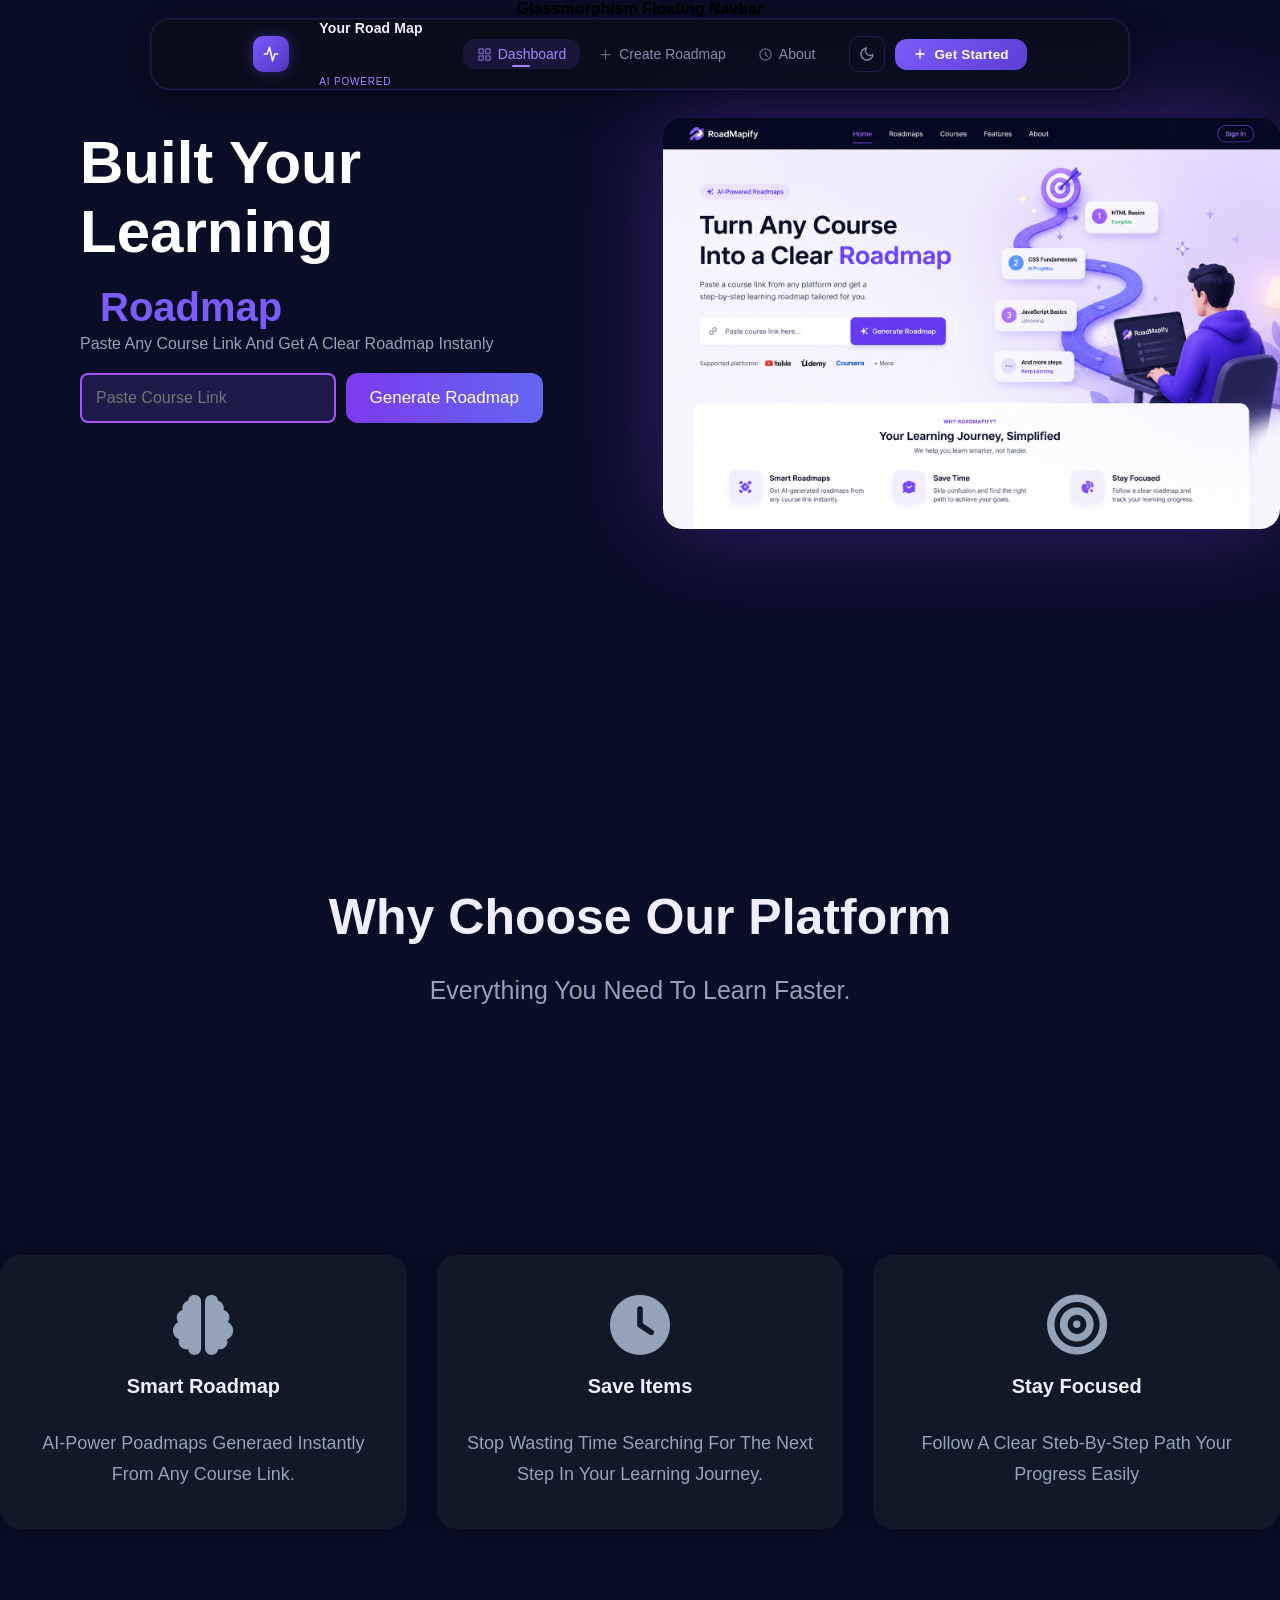
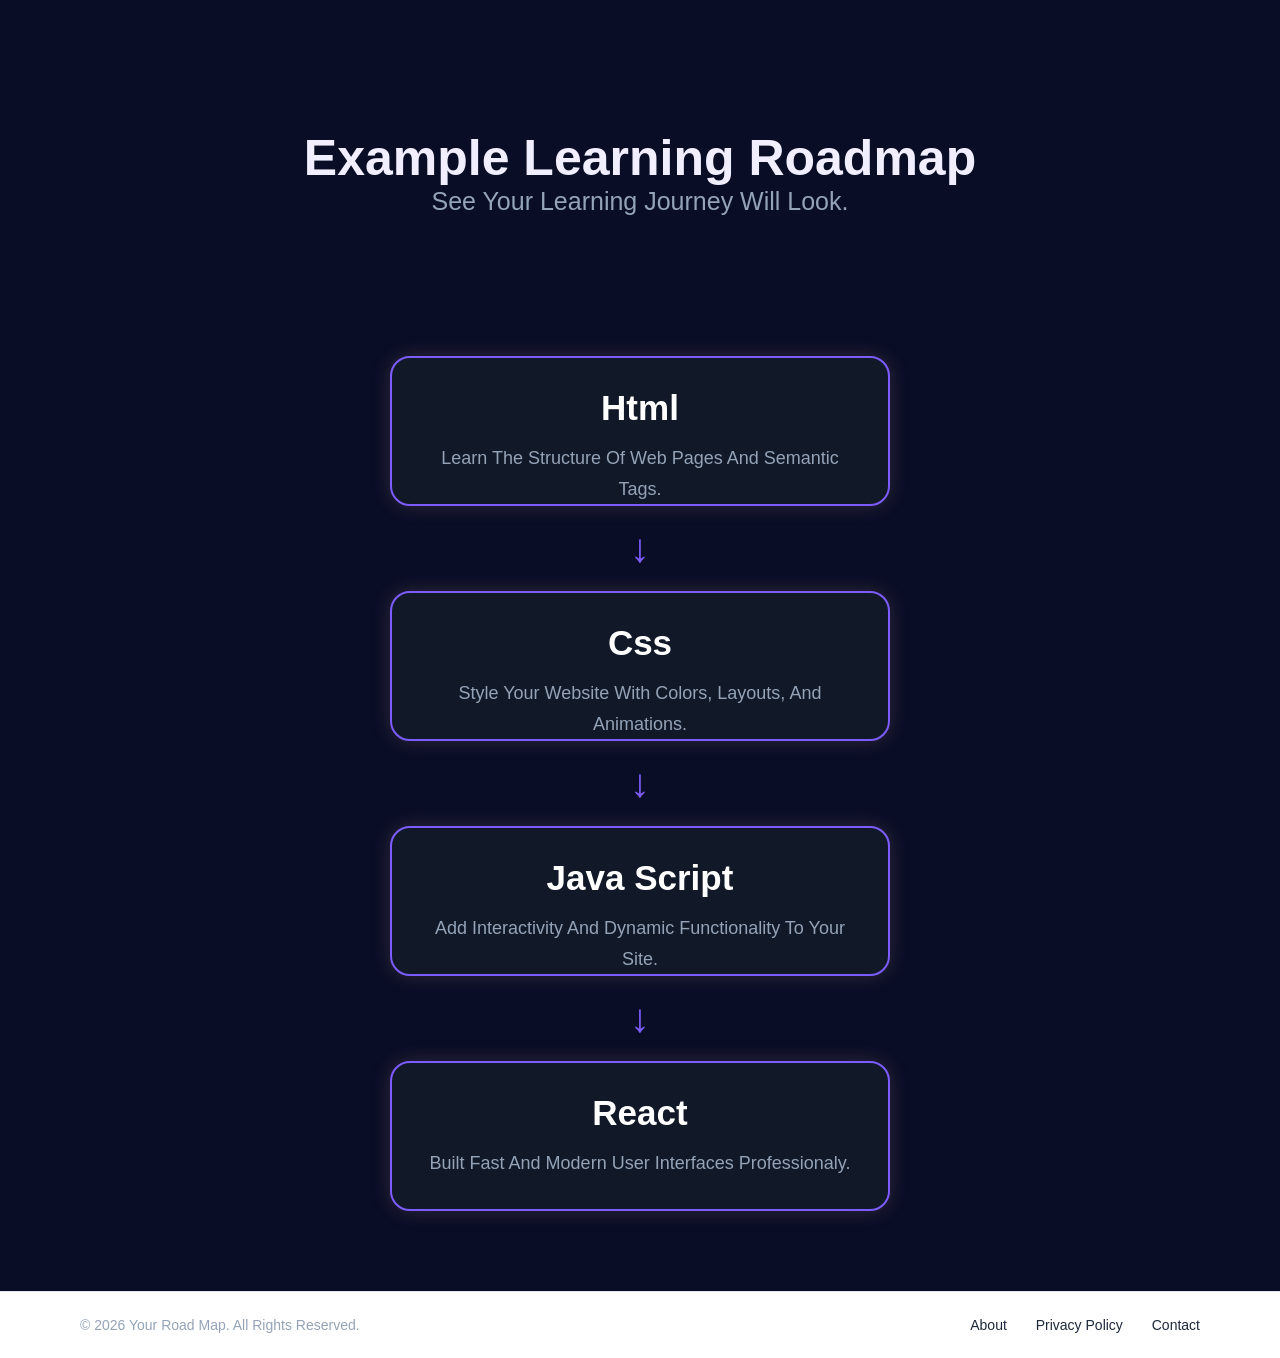
<file: index.html>
<!DOCTYPE html>
<html lang="en">

<head>
    <meta charset="UTF-8">
    <meta name="viewport" content="width=device-width, initial-scale=1.0">
    <title>Document</title>
    <link rel="stylesheet" href="roodmap.css">
    <link rel="stylesheet" href="https://cdnjs.cloudflare.com/ajax/libs/font-awesome/6.5.1/css/all.min.css">
</head>

<body>
    <nav>
        <a href="#" class="logo">
            <div class="logo-icon">
                <svg viewBox="0 0 24 24">
                    <path d="M3 12h4l3-9 4 18 3-9h4" />
                </svg>
            </div>
            <div class="logo-text">
                <span>Your Road Map</span>
                <span>AI Powered</span>
            </div>
        </a>

        <ul class="nav-links">
            <li>
                <a href="#" class="active">
                    <svg viewBox="0 0 24 24">
                        <rect x="3" y="3" width="7" height="7" rx="1" />
                        <rect x="14" y="3" width="7" height="7" rx="1" />
                        <rect x="3" y="14" width="7" height="7" rx="1" />
                        <rect x="14" y="14" width="7" height="7" rx="1" />
                    </svg>
                    Dashboard
                </a>
            </li>
            <li>
                <a href="#">
                    <svg viewBox="0 0 24 24">
                        <path d="M12 5v14M5 12h14" />
                    </svg>
                    Create Roadmap
                </a>
            </li>
            <li>
                <a href="#">
                    <svg viewBox="0 0 24 24">
                        <circle cx="12" cy="12" r="9" />
                        <path d="M12 8v4l3 3" />
                    </svg>
                    About
                </a>
            </li>
        </ul>
        <div class="nav-right">
            <button class="theme-btn" title="Toggle theme">
                <svg viewBox="0 0 24 24">
                    <path d="M21 12.79A9 9 0 1 1 11.21 3 7 7 0 0 0 21 12.79z" />
                </svg>
            </button>
            <a href="#" class="cta-btn">
                <svg viewBox="0 0 24 24">
                    <path d="M12 5v14M5 12h14" />
                </svg>
                Get Started
            </a>
        </div>
    </nav>
    <!-- hero section start  -->
    <div class="labal-box">
        <strong>Glassmorphism floating navbar</strong>
    </div>
    <section class="hero">
        <div class="hero-section">
            <div class="left">
                <h1>Built Your Learning <span>Roadmap</span></h1>
                <p>paste any course link and get a clear roadmap instanly</p>
                <div class="hero-input-group">
                    <input type="text" class="course-link" placeholder="paste course link">
                    <button class="course-botton">Generate Roadmap</button>
                </div>

            </div>
            <div class="right">
                <img src="ChatGPT Image 11 مايو 2026، 04_30_41 م.png" alt="Error">
            </div>
        </div>
    </section>
    <!-- hero section end -->

    <!-- section features start -->
    <section class="features">
        <div class="main-features">
            <h2>why choose our platform</h2>
            <p>Everything you need to learn faster.</p>
        </div>
        <div class="container-cart">
            <div class="cart">
                <i class="fa-solid fa-brain"></i>
                <h3>Smart Roadmap</h3>
                <p>AI-power poadmaps generaed instantly from any course link.</p>
            </div>
            <div class="cart">
                <i class="fa-solid fa-clock"></i>
                <h3>save items</h3>
                <p>stop wasting time searching for the next step in your learning journey.</p>
            </div>
            <div class="cart">
                <i class="fa-solid fa-bullseye"></i>

                <h3>stay focused</h3>
                <p>Follow a clear steb-by-step path your progress easily</p>
            </div>
        </div>

    </section>
    <!-- section feature end -->

    <!-- preview section start -->
    <section class="roadmap">
        <h2>Example Learning Roadmap</h2>
        <p>See your learning journey will look.</p>
        <div class="steps">
            <div class="step">
                <h3>Html</h3>
                <p>Learn the structure of web pages and semantic tags.</p>
            </div>
            <span>↓</span>
            <div class="step">
                <h3>Css</h3>
                <p>Style your website with colors, layouts, and animations.</p>
            </div>
            <span>↓</span>
            <div class="step">
                <h3>Java script</h3>
                <p>Add interactivity and dynamic functionality to your site.</p>
            </div>
            <span>↓</span>
            <div class="step">
                <h3>React</h3>
                <p>Built fast and modern user interfaces professionaly.</p>
            </div>
        </div>

    </section>
    <footer class="main-footer">
        <div class="footer-content">
            <p>&copy; 2026 Your Road Map. All rights reserved.</p>

            <div class="footer-links">
                <a href="#">About</a>
                <a href="#">Privacy Policy</a>
                <a href="#">Contact</a>
            </div>
        </div>
    </footer>

</body>

</html>
</file>
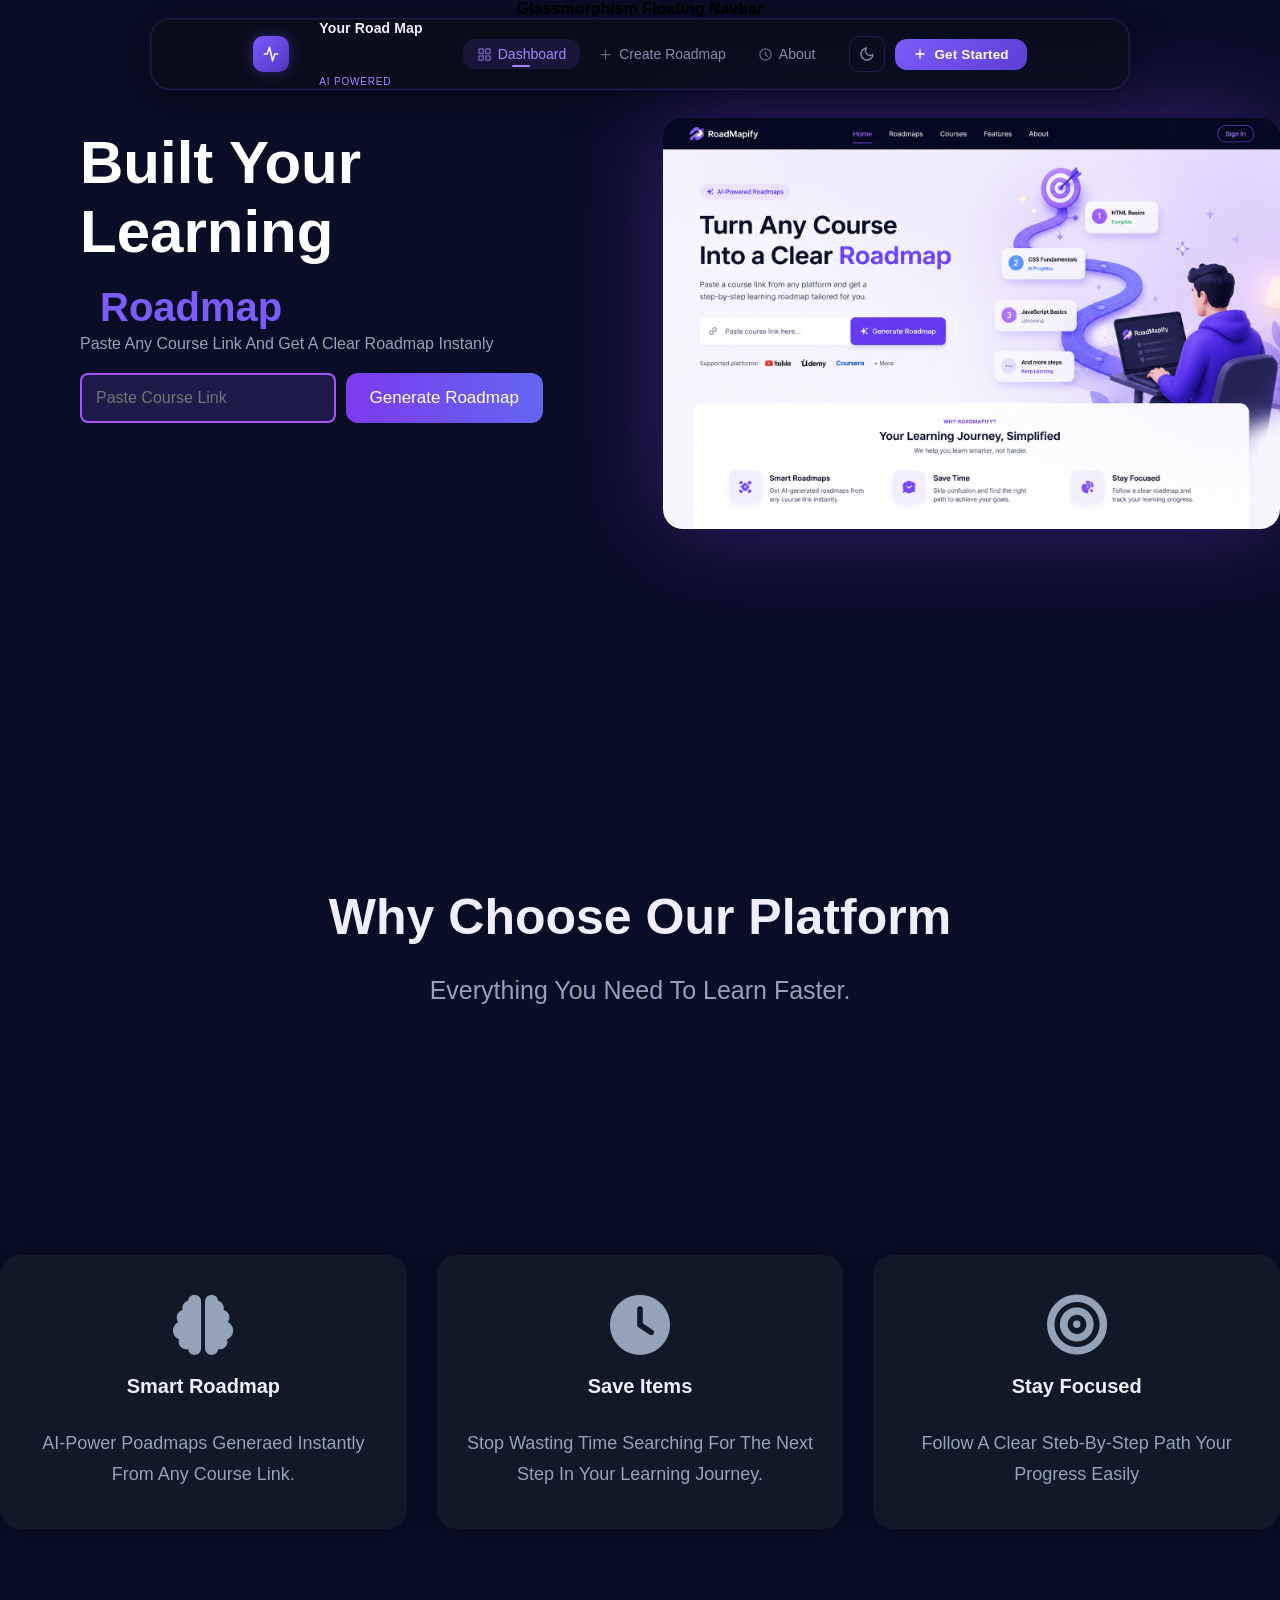
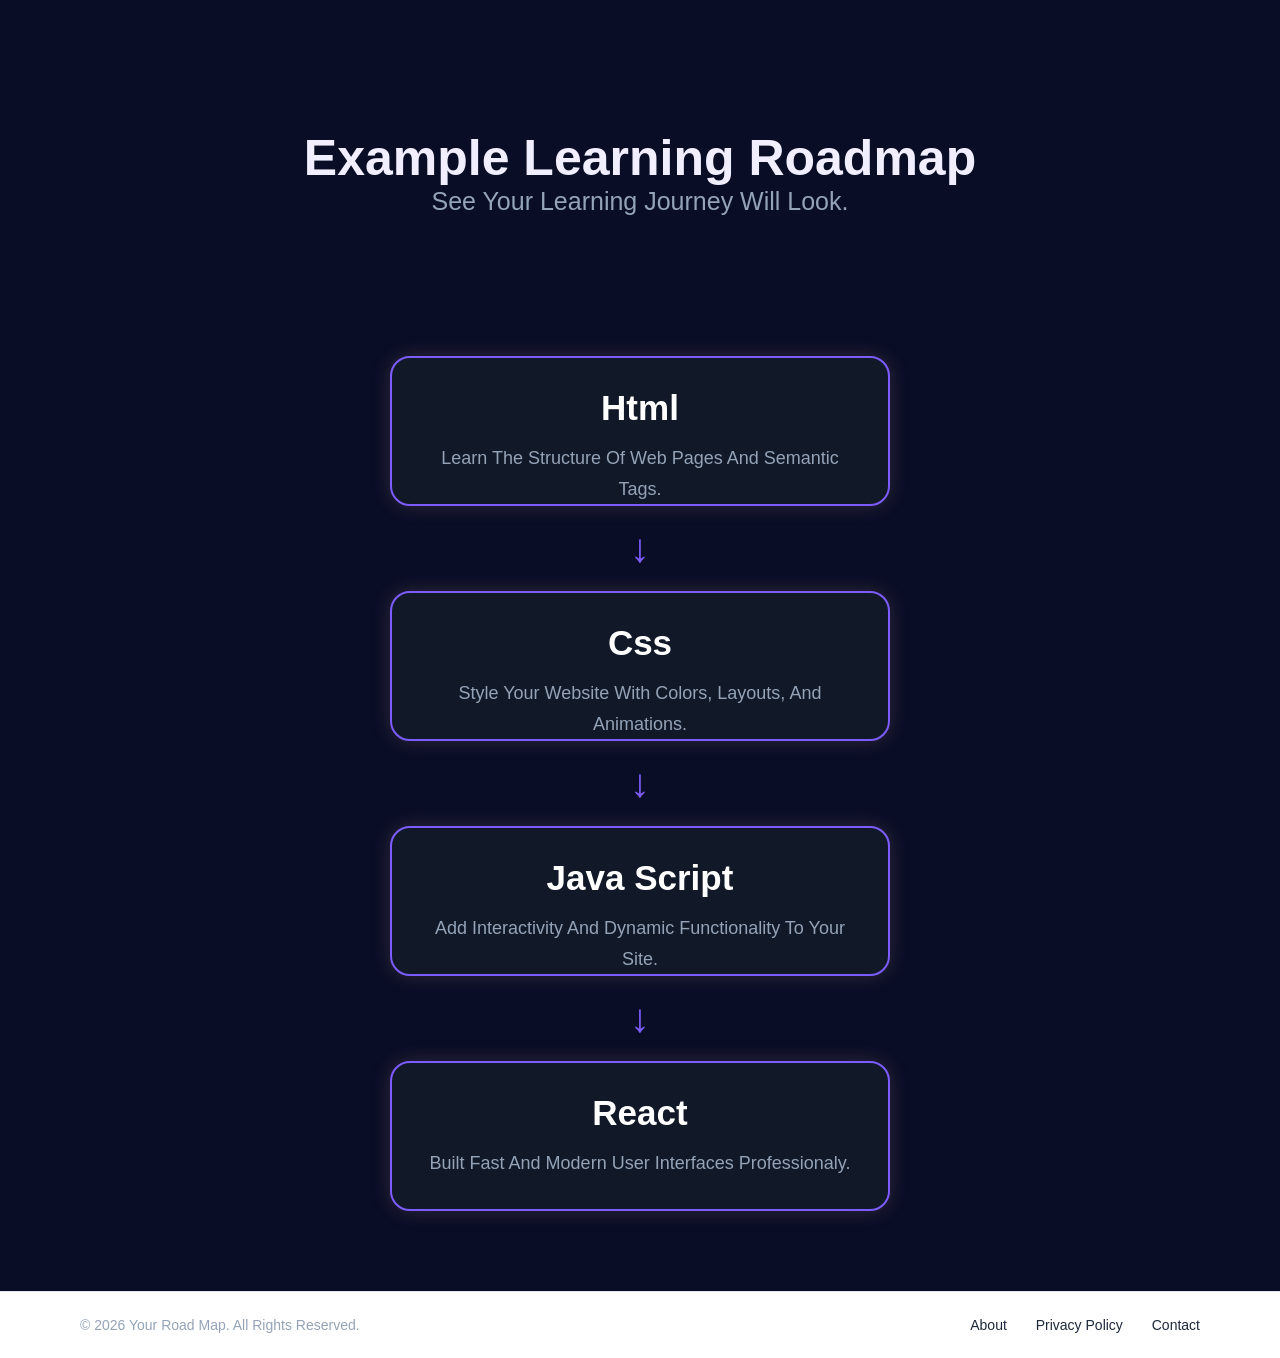
<file: roodmap/index.html>
<!DOCTYPE html>
<html lang="en">

<head>
    <meta charset="UTF-8">
    <meta name="viewport" content="width=device-width, initial-scale=1.0">
    <title>Document</title>
    <link rel="stylesheet" href="roodmap.css">
    <link rel="stylesheet" href="https://cdnjs.cloudflare.com/ajax/libs/font-awesome/6.5.1/css/all.min.css">
</head>

<body>
    <nav>
        <a href="#" class="logo">
            <div class="logo-icon">
                <svg viewBox="0 0 24 24">
                    <path d="M3 12h4l3-9 4 18 3-9h4" />
                </svg>
            </div>
            <div class="logo-text">
                <span>Your Road Map</span>
                <span>AI Powered</span>
            </div>
        </a>

        <ul class="nav-links">
            <li>
                <a href="#" class="active">
                    <svg viewBox="0 0 24 24">
                        <rect x="3" y="3" width="7" height="7" rx="1" />
                        <rect x="14" y="3" width="7" height="7" rx="1" />
                        <rect x="3" y="14" width="7" height="7" rx="1" />
                        <rect x="14" y="14" width="7" height="7" rx="1" />
                    </svg>
                    Dashboard
                </a>
            </li>
            <li>
                <a href="#">
                    <svg viewBox="0 0 24 24">
                        <path d="M12 5v14M5 12h14" />
                    </svg>
                    Create Roadmap
                </a>
            </li>
            <li>
                <a href="#">
                    <svg viewBox="0 0 24 24">
                        <circle cx="12" cy="12" r="9" />
                        <path d="M12 8v4l3 3" />
                    </svg>
                    About
                </a>
            </li>
        </ul>
        <div class="nav-right">
            <button class="theme-btn" title="Toggle theme">
                <svg viewBox="0 0 24 24">
                    <path d="M21 12.79A9 9 0 1 1 11.21 3 7 7 0 0 0 21 12.79z" />
                </svg>
            </button>
            <a href="#" class="cta-btn">
                <svg viewBox="0 0 24 24">
                    <path d="M12 5v14M5 12h14" />
                </svg>
                Get Started
            </a>
        </div>
    </nav>
    <!-- hero section start  -->
    <div class="labal-box">
        <strong>Glassmorphism floating navbar</strong>
    </div>
    <section class="hero">
        <div class="hero-section">
            <div class="left">
                <h1>Built Your Learning <span>Roadmap</span></h1>
                <p>paste any course link and get a clear roadmap instanly</p>
                <div class="hero-input-group">
                    <input type="text" class="course-link" placeholder="paste course link">
                    <button class="course-botton">Generate Roadmap</button>
                </div>

            </div>
            <div class="right">
                <img src="img/ChatGPT Image 11 مايو 2026، 04_30_41 م.png" alt="Error">
            </div>
        </div>
    </section>
    <!-- hero section end -->

    <!-- section features start -->
    <section class="features">
        <div class="main-features">
            <h2>why choose our platform</h2>
            <p>Everything you need to learn faster.</p>
        </div>
        <div class="container-cart">
            <div class="cart">
                <i class="fa-solid fa-brain"></i>
                <h3>Smart Roadmap</h3>
                <p>AI-power poadmaps generaed instantly from any course link.</p>
            </div>
            <div class="cart">
                <i class="fa-solid fa-clock"></i>
                <h3>save items</h3>
                <p>stop wasting time searching for the next step in your learning journey.</p>
            </div>
            <div class="cart">
                <i class="fa-solid fa-bullseye"></i>

                <h3>stay focused</h3>
                <p>Follow a clear steb-by-step path your progress easily</p>
            </div>
        </div>

    </section>
    <!-- section feature end -->

    <!-- preview section start -->
    <section class="roadmap">
        <h2>Example Learning Roadmap</h2>
        <p>See your learning journey will look.</p>
        <div class="steps">
            <div class="step">
                <h3>Html</h3>
                <p>Learn the structure of web pages and semantic tags.</p>
            </div>
            <span>↓</span>
            <div class="step">
                <h3>Css</h3>
                <p>Style your website with colors, layouts, and animations.</p>
            </div>
            <span>↓</span>
            <div class="step">
                <h3>Java script</h3>
                <p>Add interactivity and dynamic functionality to your site.</p>
            </div>
            <span>↓</span>
            <div class="step">
                <h3>React</h3>
                <p>Built fast and modern user interfaces professionaly.</p>
            </div>
        </div>

    </section>
    <footer class="main-footer">
        <div class="footer-content">
            <p>&copy; 2026 Your Road Map. All rights reserved.</p>

            <div class="footer-links">
                <a href="#">About</a>
                <a href="#">Privacy Policy</a>
                <a href="#">Contact</a>
            </div>
        </div>
    </footer>

</body>

</html>
</file>
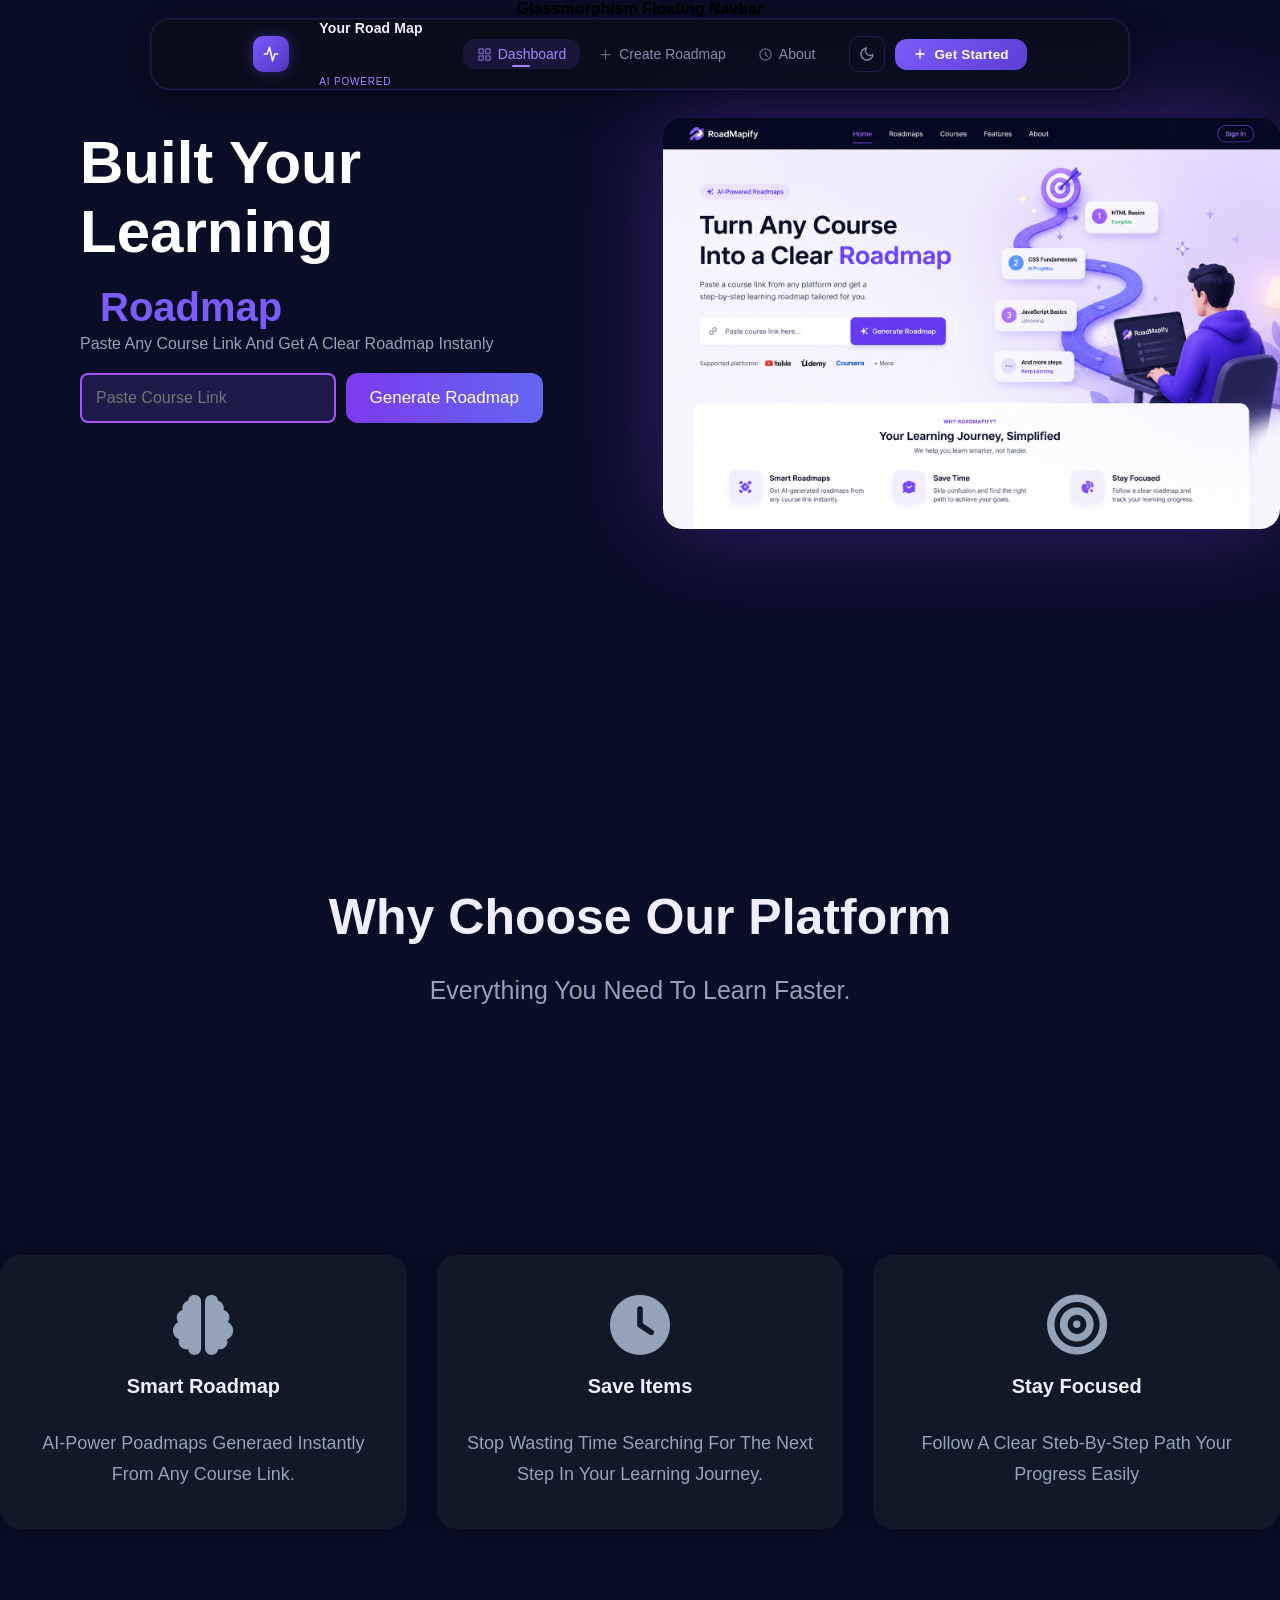
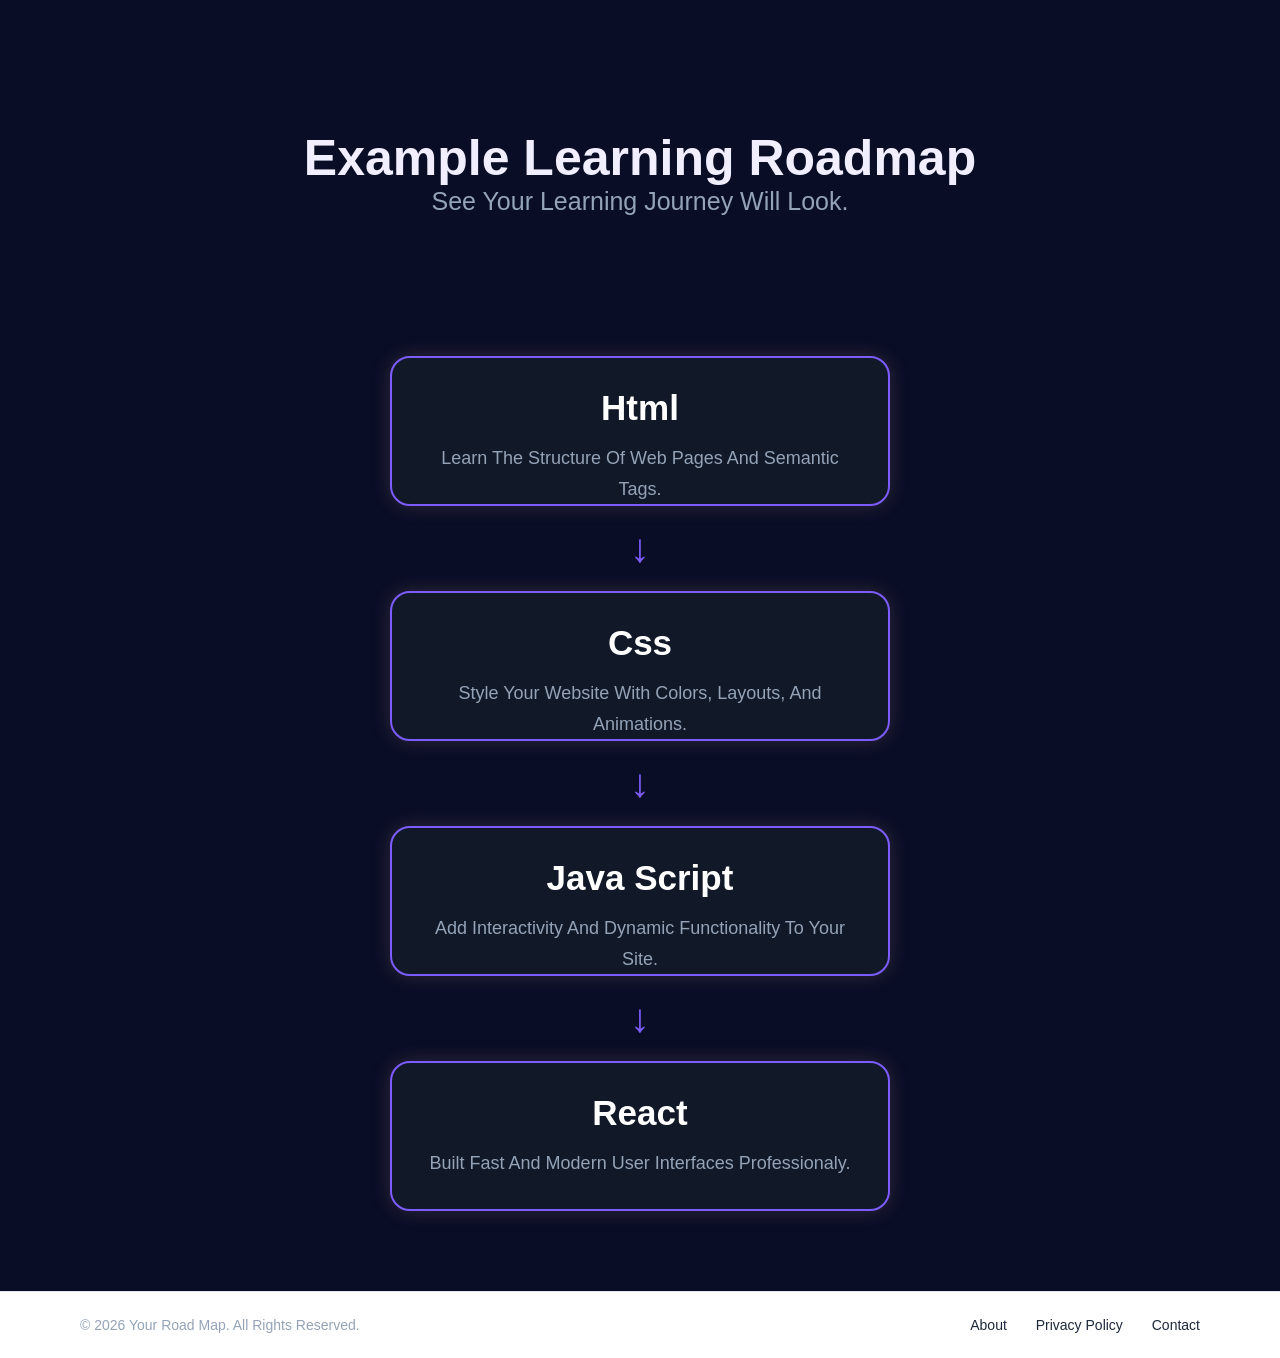
<file: roodmap/roodmap.html>
<!DOCTYPE html>
<html lang="en">

<head>
    <meta charset="UTF-8">
    <meta name="viewport" content="width=device-width, initial-scale=1.0">
    <title>Document</title>
    <link rel="stylesheet" href="roodmap.css">
    <link rel="stylesheet" href="https://cdnjs.cloudflare.com/ajax/libs/font-awesome/6.5.1/css/all.min.css">
</head>

<body>
    <nav>
        <a href="#" class="logo">
            <div class="logo-icon">
                <svg viewBox="0 0 24 24">
                    <path d="M3 12h4l3-9 4 18 3-9h4" />
                </svg>
            </div>
            <div class="logo-text">
                <span>Your Road Map</span>
                <span>AI Powered</span>
            </div>
        </a>

        <ul class="nav-links">
            <li>
                <a href="#" class="active">
                    <svg viewBox="0 0 24 24">
                        <rect x="3" y="3" width="7" height="7" rx="1" />
                        <rect x="14" y="3" width="7" height="7" rx="1" />
                        <rect x="3" y="14" width="7" height="7" rx="1" />
                        <rect x="14" y="14" width="7" height="7" rx="1" />
                    </svg>
                    Dashboard
                </a>
            </li>
            <li>
                <a href="#">
                    <svg viewBox="0 0 24 24">
                        <path d="M12 5v14M5 12h14" />
                    </svg>
                    Create Roadmap
                </a>
            </li>
            <li>
                <a href="#">
                    <svg viewBox="0 0 24 24">
                        <circle cx="12" cy="12" r="9" />
                        <path d="M12 8v4l3 3" />
                    </svg>
                    About
                </a>
            </li>
        </ul>
        <div class="nav-right">
            <button class="theme-btn" title="Toggle theme">
                <svg viewBox="0 0 24 24">
                    <path d="M21 12.79A9 9 0 1 1 11.21 3 7 7 0 0 0 21 12.79z" />
                </svg>
            </button>
            <a href="#" class="cta-btn">
                <svg viewBox="0 0 24 24">
                    <path d="M12 5v14M5 12h14" />
                </svg>
                Get Started
            </a>
        </div>
    </nav>
    <!-- hero section start  -->
    <div class="labal-box">
        <strong>Glassmorphism floating navbar</strong>
    </div>
    <section class="hero">
        <div class="hero-section">
            <div class="left">
                <h1>Built Your Learning <span>Roadmap</span></h1>
                <p>paste any course link and get a clear roadmap instanly</p>
                <div class="hero-input-group">
                    <input type="text" class="course-link" placeholder="paste course link">
                    <button class="course-botton">Generate Roadmap</button>
                </div>

            </div>
            <div class="right">
                <img src="img/ChatGPT Image 11 مايو 2026، 04_30_41 م.png" alt="Error">
            </div>
        </div>
    </section>
    <!-- hero section end -->

    <!-- section features start -->
    <section class="features">
        <div class="main-features">
            <h2>why choose our platform</h2>
            <p>Everything you need to learn faster.</p>
        </div>
        <div class="container-cart">
            <div class="cart">
                <i class="fa-solid fa-brain"></i>
                <h3>Smart Roadmap</h3>
                <p>AI-power poadmaps generaed instantly from any course link.</p>
            </div>
            <div class="cart">
                <i class="fa-solid fa-clock"></i>
                <h3>save items</h3>
                <p>stop wasting time searching for the next step in your learning journey.</p>
            </div>
            <div class="cart">
                <i class="fa-solid fa-bullseye"></i>

                <h3>stay focused</h3>
                <p>Follow a clear steb-by-step path your progress easily</p>
            </div>
        </div>

    </section>
    <!-- section feature end -->

    <!-- preview section start -->
    <section class="roadmap">
        <h2>Example Learning Roadmap</h2>
        <p>See your learning journey will look.</p>
        <div class="steps">
            <div class="step">
                <h3>Html</h3>
                <p>Learn the structure of web pages and semantic tags.</p>
            </div>
            <span>↓</span>
            <div class="step">
                <h3>Css</h3>
                <p>Style your website with colors, layouts, and animations.</p>
            </div>
            <span>↓</span>
            <div class="step">
                <h3>Java script</h3>
                <p>Add interactivity and dynamic functionality to your site.</p>
            </div>
            <span>↓</span>
            <div class="step">
                <h3>React</h3>
                <p>Built fast and modern user interfaces professionaly.</p>
            </div>
        </div>

    </section>
    <footer class="main-footer">
        <div class="footer-content">
            <p>&copy; 2026 Your Road Map. All rights reserved.</p>

            <div class="footer-links">
                <a href="#">About</a>
                <a href="#">Privacy Policy</a>
                <a href="#">Contact</a>
            </div>
        </div>
    </footer>

</body>

</html>
</file>
<file: roodmap.css>
* {
  padding: 0;
   margin: 0;
   box-sizing: border-box;
   text-transform: capitalize;
 }

 :root {
   --bg-dark: #090d25;
   --nav-bg: rgba(11, 13, 26, 0.75);
   --accent: #7c5cfc;
   --accent-light: #a688ff;
   --accent-glow: rgba(124, 92, 252, 0.35);
   --text-primary: #f0eeff;
   --text-muted: #8b8aaa;
   --border: rgba(124, 92, 252, 0.2);
   --pill-bg: rgba(124, 92, 252, 0.12);
 }

 body {
   font-family: 'Space Grotesk', sans-serif;
   background: var(--bg-dark);
   min-height: 100vh;
   display: flex;
   flex-direction: column;
   align-items: center;
 }

 /*                       nav bar start                       */

 nav {
   justify-content: center;
   position: fixed;
   top: 18px;
   left: 50%;
   transform: translateX(-50%);
   width: min(92%, 980px);
   background: var(--nav-bg);
   backdrop-filter: blur(18px);
   -webkit-backdrop-filter: blur(18px);
   border: 1px solid var(--border);
   border-radius: 20px;
   padding: 0 20px;
   height: 72px;
   display: flex;
   align-items: center;
   gap: 20px;
   z-index: 100;
   box-shadow: 0 4px 40px rgba(0, 0, 0, 0.4), 0 0 0 1px rgba(124, 92, 252, 0.08) inset;
   transition: box-shadow 0.3s ease;
 }

 nav:hover {
   box-shadow: 0 4px 60px rgba(0, 0, 0, 0.5), 0 0 24px var(--accent-glow), 0 0 0 1px rgba(124, 92, 252, 0.15) inset;
 }


 .logo {
   display: flex;
   align-items: center;
   gap: 10px;
   text-decoration: none;
   flex-shrink: 0;
 }

 .logo-icon {
   width: 36px;
  height: 36px;
  background: linear-gradient(135deg, var(--accent), #4f35c2);
   border-radius: 10px;
   display: flex;
   align-items: center;
   justify-content: center;
   box-shadow: 0 0 14px var(--accent-glow);
   flex-shrink: 0;
 }

 .logo-icon svg {
   width: 18px;
   height: 18px;
   fill: none;
   stroke: #fff;
   stroke-width: 2;
   stroke-linecap: round;
   stroke-linejoin: round;
 }

 .logo-text {
   display: flex;
   flex-direction: column;
   line-height: 1.2;
 }

 .logo-text span:first-child {
   font-size: 14px;
   font-weight: 700;
   color: var(--text-primary);
   letter-spacing: 0.01em;
 }

.logo-text span:last-child {
  font-size: 10px;
  color: var(--accent-light);
  font-weight: 500;
  letter-spacing: 0.08em;
  text-transform: uppercase;
 }


.nav-links {
  display: flex;
  align-items: center;
  gap: 4px;
  list-style: none;
 }

 .nav-links li a {
   display: flex;
   align-items: center;
   gap: 6px;
   text-decoration: none;
   font-size: 14px;
   font-weight: 500;
   color: var(--text-muted);
   padding: 7px 14px;
   border-radius: 12px;
   transition: all 0.2s ease;
   position: relative;
 }

 .nav-links li a svg {
   width: 15px;
   height: 15px;
   stroke: currentColor;
   fill: none;
   stroke-width: 2;
   stroke-linecap: round;
   stroke-linejoin: round;
   opacity: 0.7;
   transition: opacity 0.2s;
 }

 .nav-links li a:hover {
   color: var(--text-primary);
   background: rgba(255, 255, 255, 0.06);
 }

 .nav-links li a:hover svg {
   opacity: 1;
 }

 .nav-links li a.active {
   color: var(--accent-light);
   background: var(--pill-bg);
 }

 .nav-links li a.active::after {
   content: '';
   position: absolute;
   bottom: 2px;
   left: 50%;
   transform: translateX(-50%);
   width: 18px;
   height: 2px;
   background: var(--accent-light);
   border-radius: 2px;
 }


 .nav-right {
   display: flex;
   align-items: center;
   gap: 10px;
   flex-shrink: 0;
 }


 .theme-btn {
   width: 36px;
   height: 36px;
   border-radius: 10px;
   border: 1px solid var(--border);
   background: transparent;
   cursor: pointer;
   display: flex;
   align-items: center;
   justify-content: center;
   color: var(--text-muted);
   transition: all 0.2s ease;
 }

 .theme-btn:hover {
   background: rgba(255, 255, 255, 0.07);
   color: var(--text-primary);
   border-color: rgba(124, 92, 252, 0.35);
 }

 .theme-btn svg {
   width: 16px;
   height: 16px;
   stroke: currentColor;
   fill: none;
   stroke-width: 2;
   stroke-linecap: round;
   stroke-linejoin: round;
 }

 /* CTA button */
 .cta-btn {
   display: flex;
   align-items: center;
   gap: 7px;
   padding: 8px 18px;
   background: linear-gradient(135deg, var(--accent), #5c3fd4);
   border: none;
   border-radius: 12px;
   color: #fff;
   font-size: 13.5px;
   font-weight: 600;
   font-family: 'Space Grotesk', sans-serif;
   cursor: pointer;
   text-decoration: none;
   transition: all 0.25s ease;
   box-shadow: 0 0 0 0 var(--accent-glow);
   letter-spacing: 0.01em;
 }

 .cta-btn svg {
   width: 14px;
   height: 14px;
   stroke: #fff;
   fill: none;
   stroke-width: 2.5;
   stroke-linecap: round;
   stroke-linejoin: round;
 }

 .cta-btn:hover {
   transform: translateY(-1px);
   box-shadow: 0 6px 24px var(--accent-glow);
   filter: brightness(1.1);
 }

 .cta-btn:active {
   transform: translateY(0);
   filter: brightness(0.95);
 }

 .page-content {
   margin-top: 120px;
   text-align: center;
   color: var(--text-muted);
   font-size: 14px;
   opacity: 0.5;
 }

 .label-box {
   margin-top: 160px;
   background: rgba(124, 92, 252, 0.08);
   border: 1px solid var(--border);
   border-radius: 14px;
   padding: 16px 28px;
   color: var(--text-muted);
   font-size: 13px;
   text-align: center;
   max-width: 400px;
 }

 */ .label-box strong {
   color: var(--accent-light);
 }

 @media (max-width: 768px) {

   nav {
     height: auto !important;
     padding: 15px 10px;
     flex-direction: column;
     gap: 12px;
   }

   .nav-links {
     padding: 0;
     margin: 0;
     justify-content: center;
     flex-wrap: wrap;
   }

   .hero-container {
     display: flex;
     flex-direction: column;
     text-align: center;
     margin-top: 160px;
     padding: 0 20px;
   }


   .hero-container h1 {
     font-size: 28px;
     line-height: 1.3;
   }

   .input-container {
     flex-direction: column;
     width: 100%;
     gap: 10px;
   }

   .hero-container img {
     width: 100%;
     max-width: 400px;
     height: auto;
     margin: 20px auto 0 auto;
   }
 }

 /*                    nav bar end                   */

 .hero {
   width: 100%;
   height: 90vh;
 }

 .hero-section {
   display: flex;
   justify-content: space-between;
   align-items: center;
   gap: 40px;

 }

 .left {
   width: 50%;
   padding: 0 80px;
 }

 .right {
   width: 50%;

 }

 .left h1 {
   font-size: 60px;
   font-weight: 500px;
   color: white;
 }

 p {
   color: #94a3b8;

 }

 span {
   color: #8b5cf6;
 }

 .right img {
   max-width: 700px;
   width: 100%;
   object-fit: cover;
   margin-top: 100px;
   box-shadow: 0 0 100px rgba(124, 58, 237, 0.4);
   border-radius: 20px;
 }

 .right img:hover {
   transform: scale(1.03);
   transition: 0.4s;
 }

 .course-botton {
   background: linear-gradient(to right, #7c3aed, #6366f1);
   color: white;
   border: none;
   border-radius: 12px;
   padding: 14px 24px;
   font-size: 17px;

 }

 .course-botton:hover {
   transform: scale(1.1);
   transition: 0.4s;
   color: linear-gradient(to right, #7c3aed, #6366f1);
   border: 2px solid white;


 }

 .course-link {
   padding: 14px;
   border: 2px solid #a855f7;
   border-radius: 8px;
   background-color: #1e1b4b;
   color: #ffffff;
   font-size: 16px;
   outline: none;
   transition: all 0.3s ease;
 }

 /* hero section end */

 /* features section start  */
 .features {
   text-align: center;
 }

 .main-features {
   margin: 30px 0px;
   color: var(--text-primary);
   padding-top: 30px;
 }

 .features h2 {
   font-size: 50px;
   font-weight: 600;
 }

 .features p {
   font-size: 25px;
   padding-top: 30px;
 }

 .container-cart {
   padding-top: 160px;
   margin-top: 70px;
   gap: 30px;
   display: flex;
 }

 .cart {
   width: 33.33%;
   background-color: #111827;
   margin-top: 20px;
   padding: 40px 30px;
   border-radius: 20px;
   box-shadow: 0 0 30px rgba(0, 0, 0, 0.2);
   transition: 0.3s;
 }

 .cart:hover {
   transform: translateY(-10px);
 }

 .cart h3 {
   color: var(--text-primary);
   font-size: 20px;
   font-weight: bold;
 }

 .cart i {
   font-size: 60px;
   color: #94a3b8;
   margin-bottom: 20px;
 }

 .cart:hover i {
   color: #8b5cf6;
 }

 .cart p {
   color: #94a3b8;
   font-size: 18px;
   line-height: 1.7;
 }

 /* features section end  */

 /* preview section start */
 .roadmap {
   margin-top: 200px;
   text-align: center;

 }

 .roadmap h2 {
   font-size: 50px;
   color: var(--text-primary);
 }

 .roadmap p {
   font-size: 25px;
   margin-bottom: 140px;
 }

 .steps {
   display: flex;
   flex-direction: column;
   align-items: center;

 }

 .step {
   color: white;
   font-size: 40px;
   border: 2px solid var(--accent);
   width: 500px;
   height: 150px;
   padding: 30px;
   background-color: #111827;
   border-radius: 20px;
   box-shadow: 0px 0px 20px rgba(212, 152, 152, 0.2);
   transition: 0.3s;

 }

 .step:hover {
   transform: translateY(-10px);
   color: var(--accent);
   border: 2px solid white;
 }


 .step p {
   font-size: 18px;
   color: #94a3b8;
   margin-top: 15px;
   line-height: 1.7;
 }

 span {
   font-size: 40px;
   margin: 20px;
   color: var(--accent);

 }

 .step h3 {
   font-size: 35px;
   margin-bottom: 10px;
   color: white;
 }

 .step h3:hover {
   color: var(--accent);
 }

 .main-footer {
   background-color: #ffffff;
   color: #1e293b;
   width: 100%;
   padding: 25px 0;
   margin-top: 80px;
   border-top: 1px solid #e2e8f0;
   font-size: 14px;
 }

 .footer-content {
   width: 100%;
   max-width: 1200px;
   margin: 0 auto;
   padding: 0 40px;
   display: flex;
   justify-content: space-between;
   align-items: center;
 }

 .footer-links a {
   color: #1e293b;
   text-decoration: none;
   margin-left: 25px;
   font-weight: 500;
   transition: color 0.3s ease;
 }

 .footer-links a:hover {
   color: #6366f1;
 }

 /* ده عشان يظبط الـ input والزرار جنب بعض في الكمبيوتر */
 .hero-input-group {
   display: flex;
   gap: 10px;
   margin-top: 20px;
   width: 100%;
   max-width: 500px;
 }

 .course-link {
   flex: 1;
 }

 @media (max-width: 768px) {


   nav {
     height: auto !important;

     min-height: 62px;

     padding: 15px 20px !important;

     flex-direction: column !important;

     gap: 15px !important;

   }

   .nav-links {
     padding: 0;
     margin: 0;
     justify-content: center;
     flex-wrap: wrap;

     gap: 8px;
   }

   .nav-right {
     justify-content: center;
     width: 100%;

     gap: 15px;
   }


   .hero {
     height: auto;
     margin-top: 180px;
   }

   .hero-section {
     flex-direction: column;
     text-align: center;
     gap: 30px;
   }

   .left {
     width: 100%;
     padding: 0 20px;
     display: flex;
     flex-direction: column;
     align-items: center;
   }

   .left h1 {
     font-size: 34px;
   }

   .hero-input-group {
     flex-direction: column;
     width: 100%;
   }

   .course-botton {
     width: 100%;
   }

   .right {
     width: 100%;
     padding: 0 20px;
   }

   .right img {
     margin-top: 20px;
     max-width: 100%;
   }

   .container-cart {
     flex-direction: column;
     padding-top: 40px;
     padding: 20px;
   }

   .cart {
     width: 100%;
   }


   .step {
     width: 90%;
     height: auto;
   }
 }
</file>
<file: roodmap/roodmap.css>
* {
  padding: 0;
   margin: 0;
   box-sizing: border-box;
   text-transform: capitalize;
 }

 :root {
   --bg-dark: #090d25;
   --nav-bg: rgba(11, 13, 26, 0.75);
   --accent: #7c5cfc;
   --accent-light: #a688ff;
   --accent-glow: rgba(124, 92, 252, 0.35);
   --text-primary: #f0eeff;
   --text-muted: #8b8aaa;
   --border: rgba(124, 92, 252, 0.2);
   --pill-bg: rgba(124, 92, 252, 0.12);
 }

 body {
   font-family: 'Space Grotesk', sans-serif;
   background: var(--bg-dark);
   min-height: 100vh;
   display: flex;
   flex-direction: column;
   align-items: center;
 }

 /*                       nav bar start                       */

 nav {
   justify-content: center;
   position: fixed;
   top: 18px;
   left: 50%;
   transform: translateX(-50%);
   width: min(92%, 980px);
   background: var(--nav-bg);
   backdrop-filter: blur(18px);
   -webkit-backdrop-filter: blur(18px);
   border: 1px solid var(--border);
   border-radius: 20px;
   padding: 0 20px;
   height: 72px;
   display: flex;
   align-items: center;
   gap: 20px;
   z-index: 100;
   box-shadow: 0 4px 40px rgba(0, 0, 0, 0.4), 0 0 0 1px rgba(124, 92, 252, 0.08) inset;
   transition: box-shadow 0.3s ease;
 }

 nav:hover {
   box-shadow: 0 4px 60px rgba(0, 0, 0, 0.5), 0 0 24px var(--accent-glow), 0 0 0 1px rgba(124, 92, 252, 0.15) inset;
 }


 .logo {
   display: flex;
   align-items: center;
   gap: 10px;
   text-decoration: none;
   flex-shrink: 0;
 }

 .logo-icon {
   width: 36px;
  height: 36px;
  background: linear-gradient(135deg, var(--accent), #4f35c2);
   border-radius: 10px;
   display: flex;
   align-items: center;
   justify-content: center;
   box-shadow: 0 0 14px var(--accent-glow);
   flex-shrink: 0;
 }

 .logo-icon svg {
   width: 18px;
   height: 18px;
   fill: none;
   stroke: #fff;
   stroke-width: 2;
   stroke-linecap: round;
   stroke-linejoin: round;
 }

 .logo-text {
   display: flex;
   flex-direction: column;
   line-height: 1.2;
 }

 .logo-text span:first-child {
   font-size: 14px;
   font-weight: 700;
   color: var(--text-primary);
   letter-spacing: 0.01em;
 }

.logo-text span:last-child {
  font-size: 10px;
  color: var(--accent-light);
  font-weight: 500;
  letter-spacing: 0.08em;
  text-transform: uppercase;
 }


.nav-links {
  display: flex;
  align-items: center;
  gap: 4px;
  list-style: none;
 }

 .nav-links li a {
   display: flex;
   align-items: center;
   gap: 6px;
   text-decoration: none;
   font-size: 14px;
   font-weight: 500;
   color: var(--text-muted);
   padding: 7px 14px;
   border-radius: 12px;
   transition: all 0.2s ease;
   position: relative;
 }

 .nav-links li a svg {
   width: 15px;
   height: 15px;
   stroke: currentColor;
   fill: none;
   stroke-width: 2;
   stroke-linecap: round;
   stroke-linejoin: round;
   opacity: 0.7;
   transition: opacity 0.2s;
 }

 .nav-links li a:hover {
   color: var(--text-primary);
   background: rgba(255, 255, 255, 0.06);
 }

 .nav-links li a:hover svg {
   opacity: 1;
 }

 .nav-links li a.active {
   color: var(--accent-light);
   background: var(--pill-bg);
 }

 .nav-links li a.active::after {
   content: '';
   position: absolute;
   bottom: 2px;
   left: 50%;
   transform: translateX(-50%);
   width: 18px;
   height: 2px;
   background: var(--accent-light);
   border-radius: 2px;
 }


 .nav-right {
   display: flex;
   align-items: center;
   gap: 10px;
   flex-shrink: 0;
 }


 .theme-btn {
   width: 36px;
   height: 36px;
   border-radius: 10px;
   border: 1px solid var(--border);
   background: transparent;
   cursor: pointer;
   display: flex;
   align-items: center;
   justify-content: center;
   color: var(--text-muted);
   transition: all 0.2s ease;
 }

 .theme-btn:hover {
   background: rgba(255, 255, 255, 0.07);
   color: var(--text-primary);
   border-color: rgba(124, 92, 252, 0.35);
 }

 .theme-btn svg {
   width: 16px;
   height: 16px;
   stroke: currentColor;
   fill: none;
   stroke-width: 2;
   stroke-linecap: round;
   stroke-linejoin: round;
 }

 /* CTA button */
 .cta-btn {
   display: flex;
   align-items: center;
   gap: 7px;
   padding: 8px 18px;
   background: linear-gradient(135deg, var(--accent), #5c3fd4);
   border: none;
   border-radius: 12px;
   color: #fff;
   font-size: 13.5px;
   font-weight: 600;
   font-family: 'Space Grotesk', sans-serif;
   cursor: pointer;
   text-decoration: none;
   transition: all 0.25s ease;
   box-shadow: 0 0 0 0 var(--accent-glow);
   letter-spacing: 0.01em;
 }

 .cta-btn svg {
   width: 14px;
   height: 14px;
   stroke: #fff;
   fill: none;
   stroke-width: 2.5;
   stroke-linecap: round;
   stroke-linejoin: round;
 }

 .cta-btn:hover {
   transform: translateY(-1px);
   box-shadow: 0 6px 24px var(--accent-glow);
   filter: brightness(1.1);
 }

 .cta-btn:active {
   transform: translateY(0);
   filter: brightness(0.95);
 }

 .page-content {
   margin-top: 120px;
   text-align: center;
   color: var(--text-muted);
   font-size: 14px;
   opacity: 0.5;
 }

 .label-box {
   margin-top: 160px;
   background: rgba(124, 92, 252, 0.08);
   border: 1px solid var(--border);
   border-radius: 14px;
   padding: 16px 28px;
   color: var(--text-muted);
   font-size: 13px;
   text-align: center;
   max-width: 400px;
 }

 */ .label-box strong {
   color: var(--accent-light);
 }

 @media (max-width: 768px) {

   nav {
     height: auto !important;
     padding: 15px 10px;
     flex-direction: column;
     gap: 12px;
   }

   .nav-links {
     padding: 0;
     margin: 0;
     justify-content: center;
     flex-wrap: wrap;
   }

   .hero-container {
     display: flex;
     flex-direction: column;
     text-align: center;
     margin-top: 160px;
     padding: 0 20px;
   }


   .hero-container h1 {
     font-size: 28px;
     line-height: 1.3;
   }

   .input-container {
     flex-direction: column;
     width: 100%;
     gap: 10px;
   }

   .hero-container img {
     width: 100%;
     max-width: 400px;
     height: auto;
     margin: 20px auto 0 auto;
   }
 }

 /*                    nav bar end                   */

 .hero {
   width: 100%;
   height: 90vh;
 }

 .hero-section {
   display: flex;
   justify-content: space-between;
   align-items: center;
   gap: 40px;

 }

 .left {
   width: 50%;
   padding: 0 80px;
 }

 .right {
   width: 50%;

 }

 .left h1 {
   font-size: 60px;
   font-weight: 500px;
   color: white;
 }

 p {
   color: #94a3b8;

 }

 span {
   color: #8b5cf6;
 }

 .right img {
   max-width: 700px;
   width: 100%;
   object-fit: cover;
   margin-top: 100px;
   box-shadow: 0 0 100px rgba(124, 58, 237, 0.4);
   border-radius: 20px;
 }

 .right img:hover {
   transform: scale(1.03);
   transition: 0.4s;
 }

 .course-botton {
   background: linear-gradient(to right, #7c3aed, #6366f1);
   color: white;
   border: none;
   border-radius: 12px;
   padding: 14px 24px;
   font-size: 17px;

 }

 .course-botton:hover {
   transform: scale(1.1);
   transition: 0.4s;
   color: linear-gradient(to right, #7c3aed, #6366f1);
   border: 2px solid white;


 }

 .course-link {
   padding: 14px;
   border: 2px solid #a855f7;
   border-radius: 8px;
   background-color: #1e1b4b;
   color: #ffffff;
   font-size: 16px;
   outline: none;
   transition: all 0.3s ease;
 }

 /* hero section end */

 /* features section start  */
 .features {
   text-align: center;
 }

 .main-features {
   margin: 30px 0px;
   color: var(--text-primary);
   padding-top: 30px;
 }

 .features h2 {
   font-size: 50px;
   font-weight: 600;
 }

 .features p {
   font-size: 25px;
   padding-top: 30px;
 }

 .container-cart {
   padding-top: 160px;
   margin-top: 70px;
   gap: 30px;
   display: flex;
 }

 .cart {
   width: 33.33%;
   background-color: #111827;
   margin-top: 20px;
   padding: 40px 30px;
   border-radius: 20px;
   box-shadow: 0 0 30px rgba(0, 0, 0, 0.2);
   transition: 0.3s;
 }

 .cart:hover {
   transform: translateY(-10px);
 }

 .cart h3 {
   color: var(--text-primary);
   font-size: 20px;
   font-weight: bold;
 }

 .cart i {
   font-size: 60px;
   color: #94a3b8;
   margin-bottom: 20px;
 }

 .cart:hover i {
   color: #8b5cf6;
 }

 .cart p {
   color: #94a3b8;
   font-size: 18px;
   line-height: 1.7;
 }

 /* features section end  */

 /* preview section start */
 .roadmap {
   margin-top: 200px;
   text-align: center;

 }

 .roadmap h2 {
   font-size: 50px;
   color: var(--text-primary);
 }

 .roadmap p {
   font-size: 25px;
   margin-bottom: 140px;
 }

 .steps {
   display: flex;
   flex-direction: column;
   align-items: center;

 }

 .step {
   color: white;
   font-size: 40px;
   border: 2px solid var(--accent);
   width: 500px;
   height: 150px;
   padding: 30px;
   background-color: #111827;
   border-radius: 20px;
   box-shadow: 0px 0px 20px rgba(212, 152, 152, 0.2);
   transition: 0.3s;

 }

 .step:hover {
   transform: translateY(-10px);
   color: var(--accent);
   border: 2px solid white;
 }


 .step p {
   font-size: 18px;
   color: #94a3b8;
   margin-top: 15px;
   line-height: 1.7;
 }

 span {
   font-size: 40px;
   margin: 20px;
   color: var(--accent);

 }

 .step h3 {
   font-size: 35px;
   margin-bottom: 10px;
   color: white;
 }

 .step h3:hover {
   color: var(--accent);
 }

 .main-footer {
   background-color: #ffffff;
   color: #1e293b;
   width: 100%;
   padding: 25px 0;
   margin-top: 80px;
   border-top: 1px solid #e2e8f0;
   font-size: 14px;
 }

 .footer-content {
   width: 100%;
   max-width: 1200px;
   margin: 0 auto;
   padding: 0 40px;
   display: flex;
   justify-content: space-between;
   align-items: center;
 }

 .footer-links a {
   color: #1e293b;
   text-decoration: none;
   margin-left: 25px;
   font-weight: 500;
   transition: color 0.3s ease;
 }

 .footer-links a:hover {
   color: #6366f1;
 }

 /* ده عشان يظبط الـ input والزرار جنب بعض في الكمبيوتر */
 .hero-input-group {
   display: flex;
   gap: 10px;
   margin-top: 20px;
   width: 100%;
   max-width: 500px;
 }

 .course-link {
   flex: 1;
 }

 @media (max-width: 768px) {


   nav {
     height: auto !important;

     min-height: 62px;

     padding: 15px 20px !important;

     flex-direction: column !important;

     gap: 15px !important;

   }

   .nav-links {
     padding: 0;
     margin: 0;
     justify-content: center;
     flex-wrap: wrap;

     gap: 8px;
   }

   .nav-right {
     justify-content: center;
     width: 100%;

     gap: 15px;
   }


   .hero {
     height: auto;
     margin-top: 180px;
   }

   .hero-section {
     flex-direction: column;
     text-align: center;
     gap: 30px;
   }

   .left {
     width: 100%;
     padding: 0 20px;
     display: flex;
     flex-direction: column;
     align-items: center;
   }

   .left h1 {
     font-size: 34px;
   }

   .hero-input-group {
     flex-direction: column;
     width: 100%;
   }

   .course-botton {
     width: 100%;
   }

   .right {
     width: 100%;
     padding: 0 20px;
   }

   .right img {
     margin-top: 20px;
     max-width: 100%;
   }

   .container-cart {
     flex-direction: column;
     padding-top: 40px;
     padding: 20px;
   }

   .cart {
     width: 100%;
   }


   .step {
     width: 90%;
     height: auto;
   }
 }
</file>
